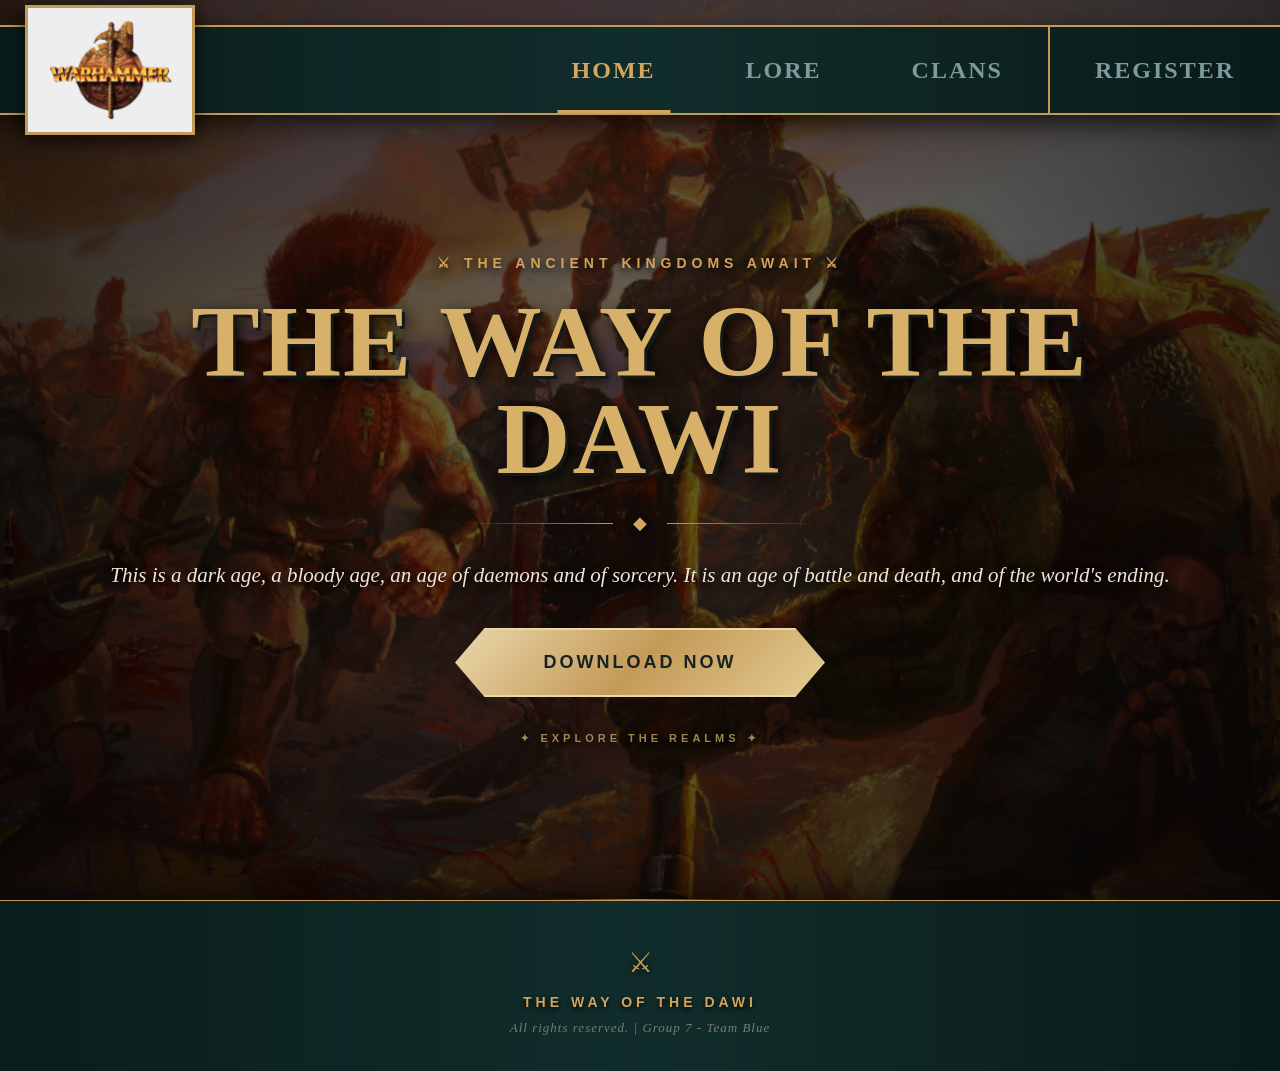
<file: index.html>
<!DOCTYPE html>
<html lang="en">

<head>
    <meta charset="UTF-8">
    <meta name="viewport" content="width=device-width, initial-scale=1.0">

    <title>The Way of the Dawi</title>

    <link rel="stylesheet" href="style.css">
</head>

<body>

    <header class="navbar">

        <div class="logo-container">
            <img src="img/logo.png" alt="Warhammer Logo">
        </div>

        <nav>
            <a href="index.html" class="active">HOME</a>
			<a href="Lore.html">LORE</a>
			<a href="clan.html">CLANS</a>
			<a href="register.html" class="register">REGISTER</a>
        </nav>

    </header>


    <main class="hero">

        <div class="hero-overlay"></div>

        <div class="hero-content">

            <p class="eyebrow">
                ⚔ THE ANCIENT KINGDOMS AWAIT ⚔
            </p>

            <h1>
                The Way of the Dawi
            </h1>

            <div class="divider">
                <span>◆</span>
            </div>

            <p class="subtitle">
                This is a dark age, a bloody age,
				an age of daemons and of sorcery. 
				It is an age of battle and death, and of the world's ending. 
            </p>

            <a href="register.html" class="download-button">
                DOWNLOAD NOW
            </a>

            <p class="scroll-text">
                ✦ EXPLORE THE REALMS ✦
            </p>

        </div>

    </main>
	
	<footer>

        <div class="footer-symbol">
            ⚔
        </div>

        <p>
            THE WAY OF THE DAWI
        </p>

        <span>
            All rights reserved. | Group 7 - Team Blue
        </span>

    </footer>

</body>

</html>
</file>
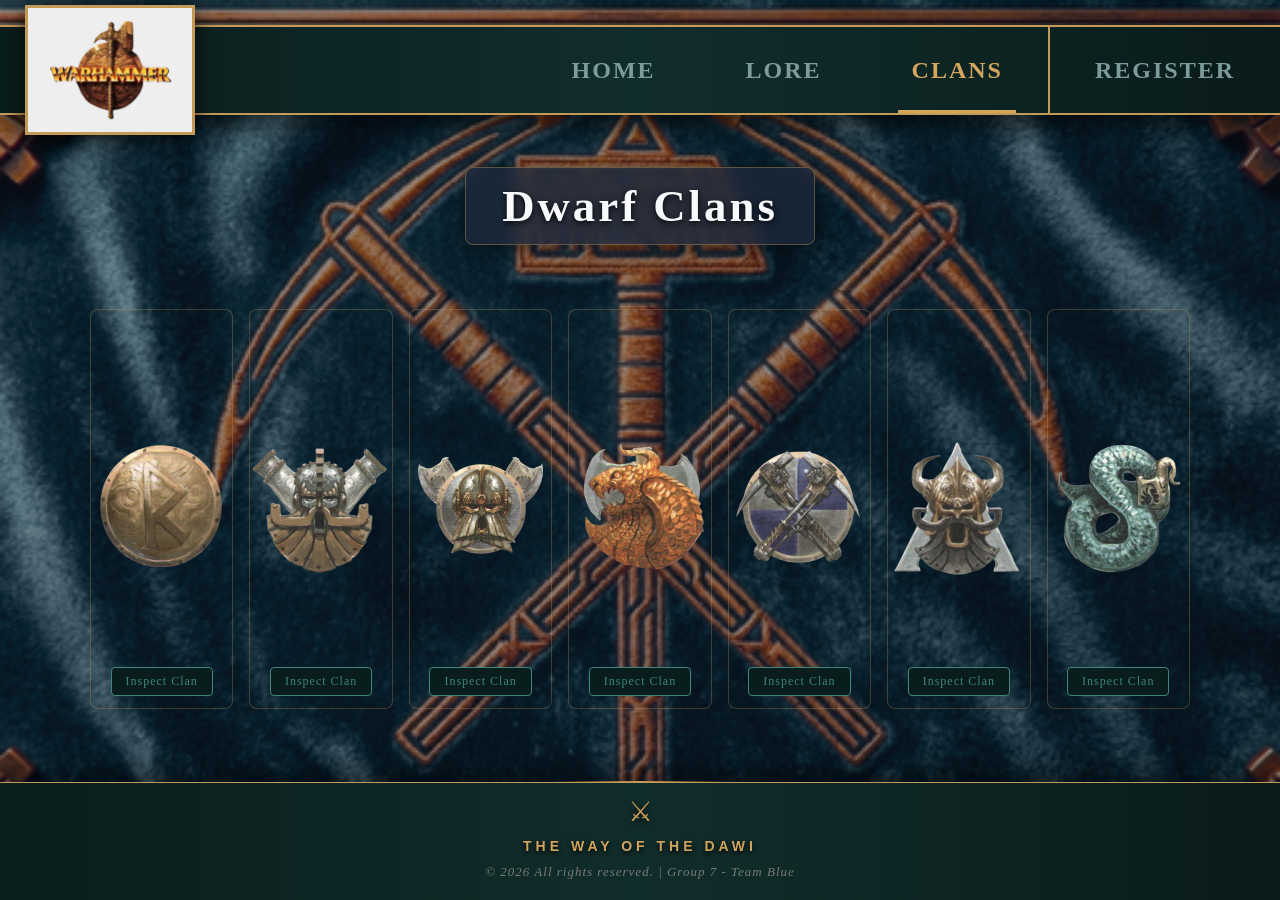
<file: clan.html>
<!DOCTYPE html>
<html lang="en">
<head>
    <meta charset="UTF-8">
    <meta name="viewport" content="width=device-width, initial-scale=1.0">
    <title>Dwarf Clans</title> 
    <link rel="stylesheet" href="clan.css">
</head>
<body>
    <div class="navbar">
        <div class="logo-container">
            <img src="img/logo.png" alt="Dwarf Clans Logo">
        </div>
        <nav>
            <a href="index.html">HOME</a>
            <a href="Lore.html">LORE</a>
            <a href="clan.html" class="active">CLANS</a>
            <a href="register.html" class="register">REGISTER</a>
        </nav>
    </div>

    <header>
        <h1>Dwarf Clans</h1>
    </header>

    <div class="container">
        <!-- Box 1 -->
        <div class="box box-1" style="--img: url('img/1.png');">
            <div class="clan-info-overlay">
                <h3>Clan Barruk</h3>
                <p>Lords of the mountain vaults and master runesmiths.</p>
            </div>
            <button class="reveal-btn" onclick="toggleClanInfo(this)">
                <span>Inspect Clan</span>
            </button>
        </div>

        <!-- Box 2 -->
        <div class="box box-2" style="--img: url('img/2.png');">
            <div class="clan-info-overlay">
                <h3>Clan Bronzebeards</h3>
                <p>Fierce shieldbreakers and defenders of the iron gates.</p>
            </div>
            <button class="reveal-btn" onclick="toggleClanInfo(this)">
                <span>Inspect Clan</span>
            </button>
        </div>

        <!-- Box 3 -->
        <div class="box box-3" style="--img: url('img/3.png');">
            <div class="clan-info-overlay">
                <h3>Clan Nogrimlings</h3>
                <p>Ancient keepers of the lost oaths and deep caverns.</p>
            </div>
            <button class="reveal-btn" onclick="toggleClanInfo(this)">
                <span>Inspect Clan</span>
            </button>
        </div>

        <!-- Box 4 -->
        <div class="box box-4" style="--img: url('img/4.png');">
            <div class="clan-info-overlay">
                <h3>Clan Drafebeard</h3>
                <p>Master engineers and inventors of heavy artillery.</p>
            </div>
            <button class="reveal-btn" onclick="toggleClanInfo(this)">
                <span>Inspect Clan</span>
            </button>
        </div>

        <!-- Box 5 -->
        <div class="box box-5" style="--img: url('img/5.png');">
            <div class="clan-info-overlay">
                <h3>Clan Stonebreakers</h3>
                <p>Relentless miners who shatter bedrock and foe alike.</p>
            </div>
            <button class="reveal-btn" onclick="toggleClanInfo(this)">
                <span>Inspect Clan</span>
            </button>
        </div>

        <!-- Box 6 -->
        <div class="box box-6" style="--img: url('img/6.png');">
            <div class="clan-info-overlay">
                <h3>Clan Gunnisson</h3>
                <p>Sharpshooters who guard the high mountain passes.</p>
            </div>
            <button class="reveal-btn" onclick="toggleClanInfo(this)">
                <span>Inspect Clan</span>
            </button>
        </div>

        <!-- Box 7 -->
        <div class="box box-7" style="--img: url('img/7.png');">
            <div class="clan-info-overlay">
                <h3>Clan Helhein</h3>
                <p>Guardians of the subterranean tombs and ancient halls.</p>
            </div>
            <button class="reveal-btn" onclick="toggleClanInfo(this)">
                <span>Inspect Clan</span>
            </button>
        </div>
    </div>

    <footer>

        <div class="footer-symbol">
            ⚔
        </div>

        <p>
            THE WAY OF THE DAWI
        </p>

        <span>
            &copy 2026 All rights reserved. | Group 7 - Team Blue
        </span>

    </footer>

    <script>
  // Toggle open/close on button click
  function toggleClanInfo(buttonElement) {
    const box = buttonElement.closest('.box');
    box.classList.toggle('active');
    
    updateButtonText(box, buttonElement);
  }

  // Helper to update button label
  function updateButtonText(box, button) {
    const buttonText = button.querySelector('span');
    if (box.classList.contains('active')) {
      buttonText.innerText = 'Close';
    } else {
      buttonText.innerText = 'Inspect Clan';
    }
  }

  // Auto-close when the cursor leaves the .box card
  document.querySelectorAll('.box').forEach(box => {
    box.addEventListener('mouseleave', () => {
      if (box.classList.contains('active')) {
        box.classList.remove('active');
        const button = box.querySelector('.reveal-btn');
        if (button) {
          updateButtonText(box, button);
        }
      }
    });
  });
</script>
</body>
</html>
</file>
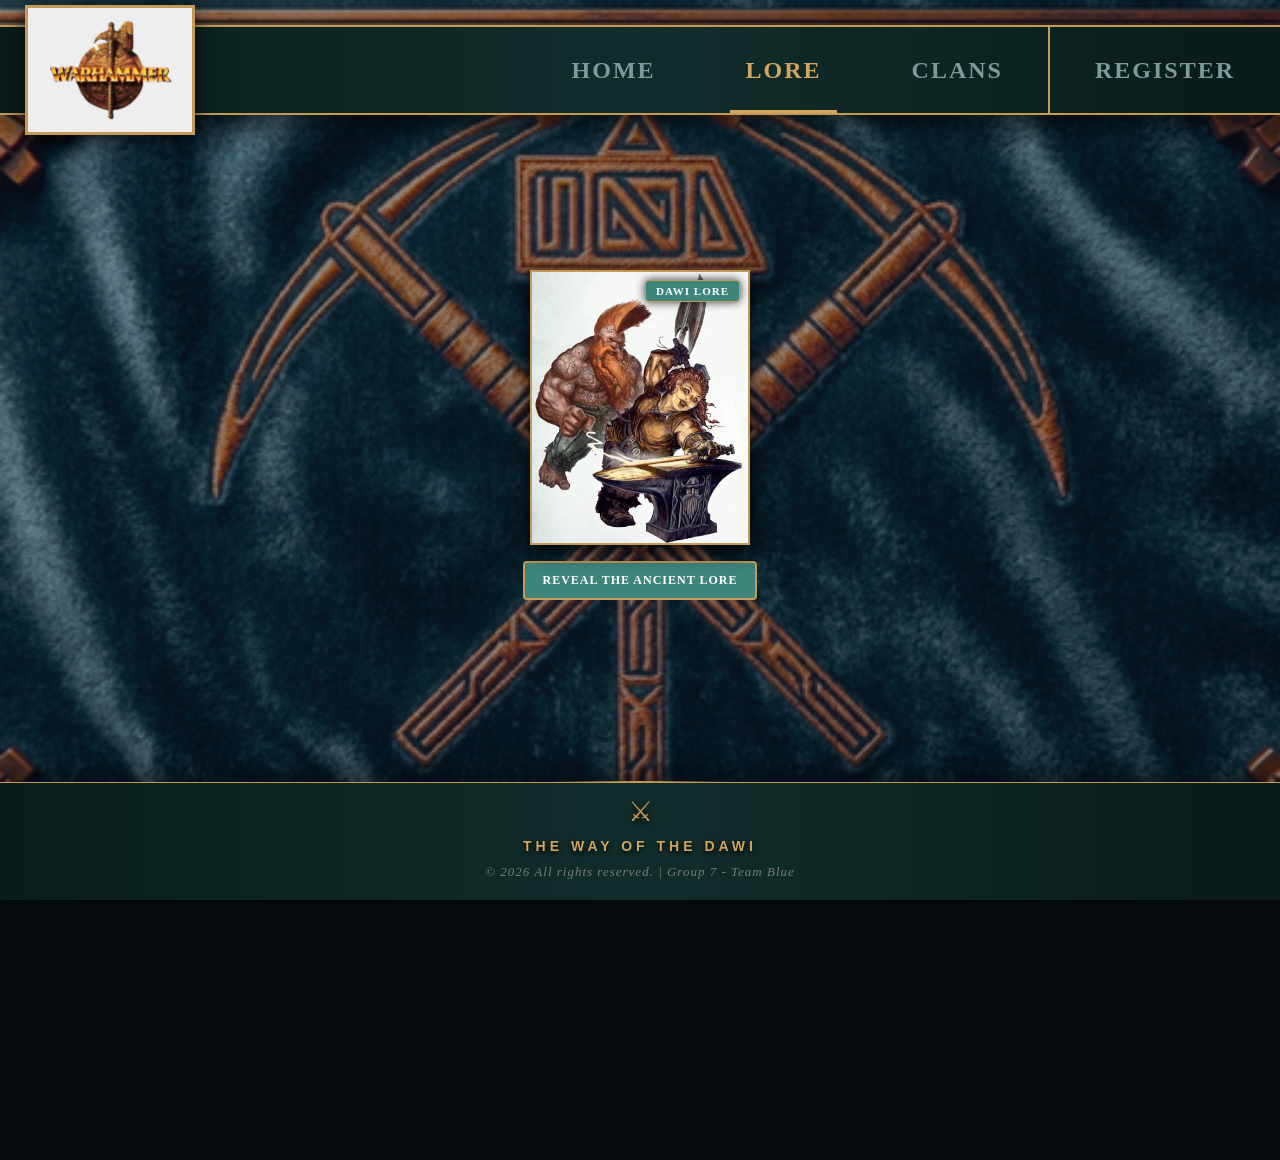
<file: Lore.html>
<!DOCTYPE html>
<html lang="en">
<head>
        <meta charset="UTF-8">
        <meta name="viewport" content="width=device-width, initial-scale=1.0">
        <title>The Way of the Dawi - Lore</title>
        <link rel="stylesheet" href="lore.css">
</head>
<body>
    
        <header class="navbar">
            <div class="logo-container">
                <img src="img/logo.png" alt="Warhammer Logo" class="logo">
            </div>
            <nav>
                    <a href="index.html">HOME</a>
                    <a href="Lore.html" class="active">LORE</a>
                    <a href="clan.html">CLANS</a>
                    <a href="register.html" class="register">REGISTER</a>
            </nav>
        </header>
        <main class="content-container">
            <input type="checkbox" id="lore-toggle" class="lore-toggle-check">
            <div class="image-box">
                <div class="badge-wrapper">
                    <div class="floating-badge">DAWI LORE</div>
                    <img src="img/dwarf.jpg" alt="Dwarf Slayer" class="dwarf-image">
                </div>
                <label for="lore-toggle" class="reveal-btn">REVEAL THE ANCIENT LORE</label> 
            </div>
            <div class="text-box" id="lore-content">
                <h2>THE ANCIENT DAWI</h2>
                <p>Known as Dwarfs, the <strong>Dawi</strong> are a proud, ancient race with a rich history and culture that built a vast empire withtin the domains of the World's Edge Mountains known as <em>Karaz Ankor</em></p>
                <p>Descended from the Ancestor Gods, the Dawi are master craftsmen, smiths, and miners. They pride themselves on their loyalty to their loyalty to their clan and those they are indebted to.</p>
            </div>
        </main>
        <footer>
        <div class="footer-symbol">
            ⚔
        </div>
        <p>THE WAY OF THE DAWI</p>
        <span>&copy; 2026 All rights reserved. | Group 7 - Team Blue</span>
    </footer>
</body>
</html>
</file>
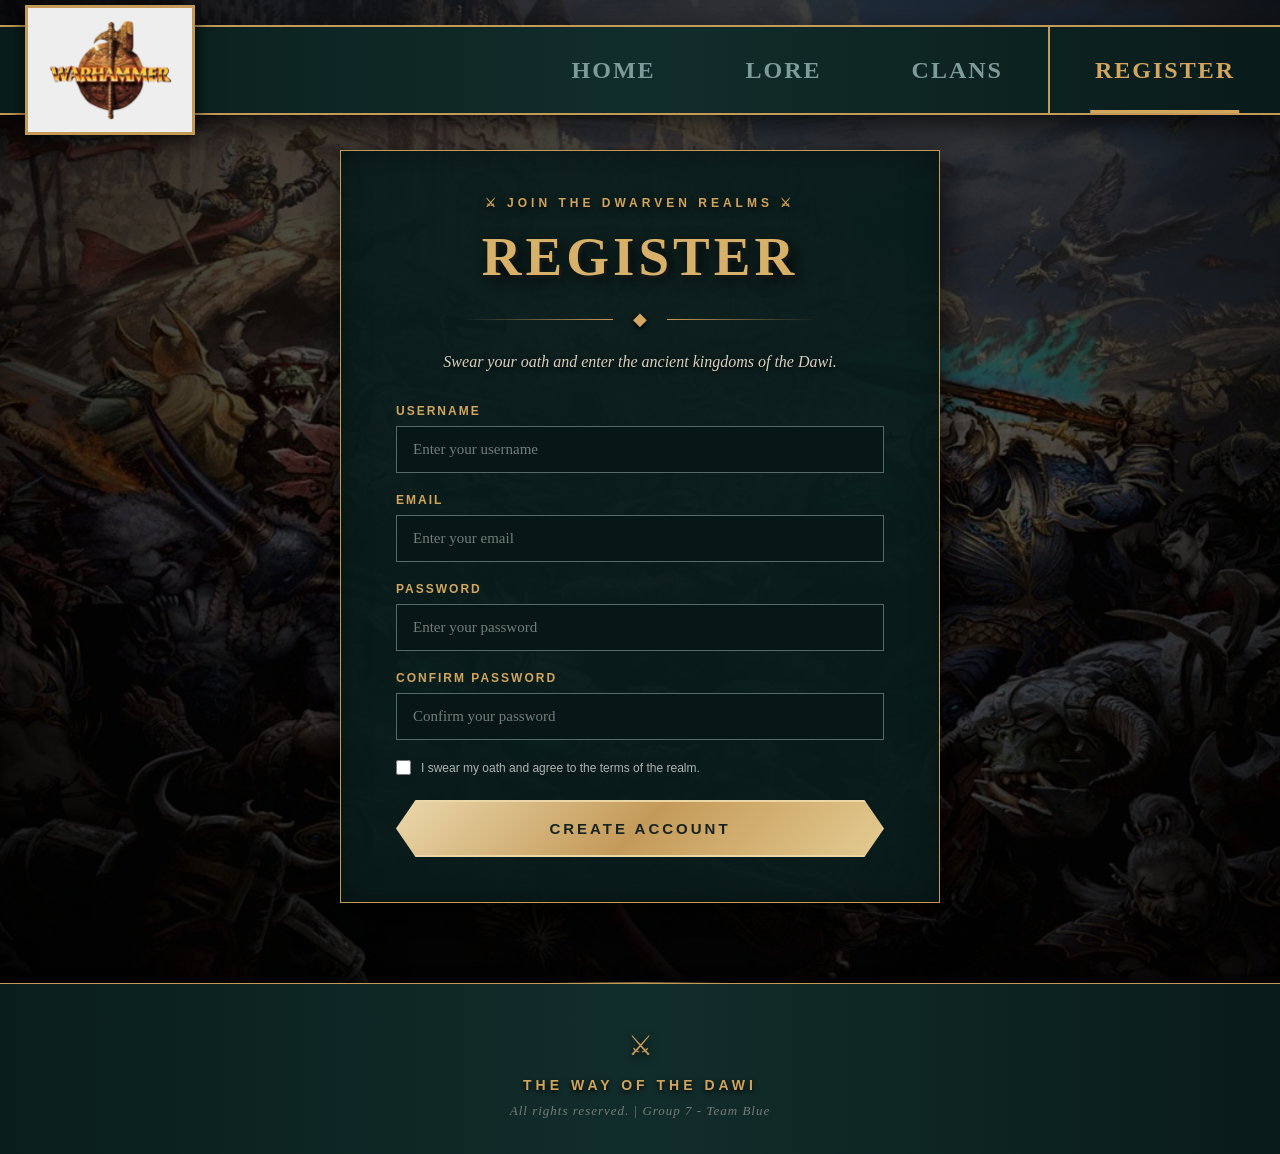
<file: register.html>
<!DOCTYPE html>
<html lang="en">

<head>
    <meta charset="UTF-8">
    <meta name="viewport" content="width=device-width, initial-scale=1.0">

    <title>Register - The Way of the Dawi</title>

    <link rel="stylesheet" href="style.css">
</head>

<body>

    <header class="navbar">

        <div class="logo-container">
            <img src="img/logo.png" alt="Warhammer Logo">
        </div>

        <nav>
			<a href="index.html">HOME</a>
			<a href="Lore.html">LORE</a>
			<a href="clan.html">CLANS</a>
			<a href="register.html" class="register active">REGISTER</a>
        </nav>

    </header>

    <main class="register-page">

        <div class="register-overlay"></div>

        <div class="register-content">

            <p class="register-eyebrow">
                ⚔ JOIN THE DWARVEN REALMS ⚔
            </p>

            <h1>
                REGISTER
            </h1>

            <div class="divider">
                <span>◆</span>
            </div>

            <p class="register-subtitle">
                Swear your oath and enter the ancient kingdoms of the Dawi.
            </p>


            <form class="register-form">

                <div class="form-group">
                    <label for="username">USERNAME</label>
                    <input
                        type="text"
                        id="username"
                        name="username"
                        placeholder="Enter your username"
                        required
                    >
                </div>


                <div class="form-group">
                    <label for="email">EMAIL</label>
                    <input
                        type="email"
                        id="email"
                        name="email"
                        placeholder="Enter your email"
                        required
                    >
                </div>


                <div class="form-group">
                    <label for="password">PASSWORD</label>
                    <input
                        type="password"
                        id="password"
                        name="password"
                        placeholder="Enter your password"
                        required
                    >
                </div>


                <div class="form-group">
                    <label for="confirm-password">CONFIRM PASSWORD</label>
                    <input
                        type="password"
                        id="confirm-password"
                        name="confirm-password"
                        placeholder="Confirm your password"
                        required
                    >
                </div>


                <label class="terms">
                    <input type="checkbox" required>
                    <span>I swear my oath and agree to the terms of the realm.</span>
                </label>


                <button type="submit" class="register-button">
                    CREATE ACCOUNT
                </button>

            </form>

        </div>

    </main>

    <footer>

        <div class="footer-symbol">
            ⚔
        </div>

        <p>
            THE WAY OF THE DAWI
        </p>

        <span>
            All rights reserved. | Group 7 - Team Blue
        </span>

    </footer>

</body>

</html>
</file>
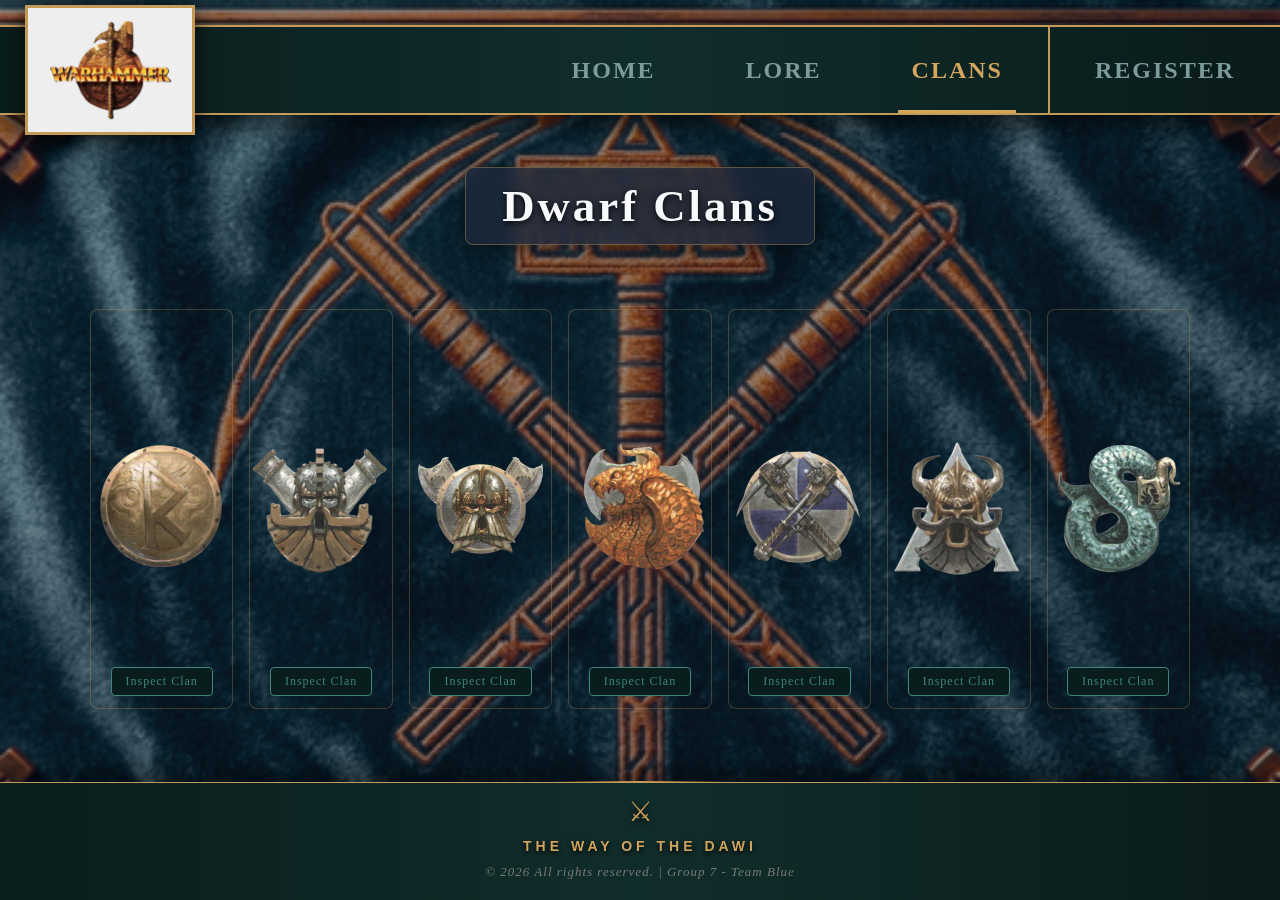
<file: TheWayofTheDavi/clan.html>
<!DOCTYPE html>
<html lang="en">
<head>
    <meta charset="UTF-8">
    <meta name="viewport" content="width=device-width, initial-scale=1.0">
    <title>Dwarf Clans</title> 
    <link rel="stylesheet" href="clan.css">
</head>
<body>
    <div class="navbar">
        <div class="logo-container">
            <img src="img/logo.png" alt="Dwarf Clans Logo">
        </div>
        <nav>
            <a href="index.html">HOME</a>
            <a href="Lore.html">LORE</a>
            <a href="clan.html" class="active">CLANS</a>
            <a href="register.html" class="register">REGISTER</a>
        </nav>
    </div>

    <div class="title-banner">
        <h1>Dwarf Clans</h1>
    </div>

    <div class="container">
        <!-- Box 1 -->
        <div class="box box-1" style="--img: url('img/1.png');">
            <div class="clan-info-overlay">
                <h3>Clan Barruk</h3>
                <p>Lords of the mountain vaults and master runesmiths.</p>
            </div>
            <button class="reveal-btn" onclick="toggleClanInfo(this)">
                <span>Inspect Clan</span>
            </button>
        </div>

        <!-- Box 2 -->
        <div class="box box-2" style="--img: url('img/2.png');">
            <div class="clan-info-overlay">
                <h3>Clan Bronzebeards</h3>
                <p>Fierce shieldbreakers and defenders of the iron gates.</p>
            </div>
            <button class="reveal-btn" onclick="toggleClanInfo(this)">
                <span>Inspect Clan</span>
            </button>
        </div>

        <!-- Box 3 -->
        <div class="box box-3" style="--img: url('img/3.png');">
            <div class="clan-info-overlay">
                <h3>Clan Nogrimlings</h3>
                <p>Ancient keepers of the lost oaths and deep caverns.</p>
            </div>
            <button class="reveal-btn" onclick="toggleClanInfo(this)">
                <span>Inspect Clan</span>
            </button>
        </div>

        <!-- Box 4 -->
        <div class="box box-4" style="--img: url('img/4.png');">
            <div class="clan-info-overlay">
                <h3>Clan Drafebeard</h3>
                <p>Master engineers and inventors of heavy artillery.</p>
            </div>
            <button class="reveal-btn" onclick="toggleClanInfo(this)">
                <span>Inspect Clan</span>
            </button>
        </div>

        <!-- Box 5 -->
        <div class="box box-5" style="--img: url('img/5.png');">
            <div class="clan-info-overlay">
                <h3>Clan Stonebreakers</h3>
                <p>Relentless miners who shatter bedrock and foe alike.</p>
            </div>
            <button class="reveal-btn" onclick="toggleClanInfo(this)">
                <span>Inspect Clan</span>
            </button>
        </div>

        <!-- Box 6 -->
        <div class="box box-6" style="--img: url('img/6.png');">
            <div class="clan-info-overlay">
                <h3>Clan Gunnisson</h3>
                <p>Sharpshooters who guard the high mountain passes.</p>
            </div>
            <button class="reveal-btn" onclick="toggleClanInfo(this)">
                <span>Inspect Clan</span>
            </button>
        </div>

        <!-- Box 7 -->
        <div class="box box-7" style="--img: url('img/7.png');">
            <div class="clan-info-overlay">
                <h3>Clan Helhein</h3>
                <p>Guardians of the subterranean tombs and ancient halls.</p>
            </div>
            <button class="reveal-btn" onclick="toggleClanInfo(this)">
                <span>Inspect Clan</span>
            </button>
        </div>
    </div>

    <footer>

        <div class="footer-symbol">
            ⚔
        </div>

        <p>
            THE WAY OF THE DAWI
        </p>

        <span>
            &copy 2026 All rights reserved. | Group 7 - Team Blue
        </span>

    </footer>

    <script>
  // Toggle open/close on button click
  function toggleClanInfo(buttonElement) {
    const box = buttonElement.closest('.box');
    box.classList.toggle('active');
    
    updateButtonText(box, buttonElement);
  }

  // Helper to update button label
  function updateButtonText(box, button) {
    const buttonText = button.querySelector('span');
    if (box.classList.contains('active')) {
      buttonText.innerText = 'Close';
    } else {
      buttonText.innerText = 'Inspect Clan';
    }
  }

  // Auto-close when the cursor leaves the .box card
  document.querySelectorAll('.box').forEach(box => {
    box.addEventListener('mouseleave', () => {
      if (box.classList.contains('active')) {
        box.classList.remove('active');
        const button = box.querySelector('.reveal-btn');
        if (button) {
          updateButtonText(box, button);
        }
      }
    });
  });
</script>
</body>
</html>
</file>
<file: style.css>
/* GENERAL */

* {
    margin: 0;
    padding: 0;
    box-sizing: border-box;
}

html {
    scroll-behavior: smooth;
}

body {
    background: #0b0d0d;
    color: #eee4ce;
    font-family: Georgia, "Times New Roman", serif;
}


/* NAVIGATION */

.navbar {
    position: absolute;
    top: 25px;
    left: 0;

    width: 100%;
    height: 90px;

    display: flex;
    align-items: center;

    background: linear-gradient(
        90deg,
        #091D1C,
        #112D2B,
        #091B1A
    );

    border-top: 2px solid #c49a58;
    border-bottom: 2px solid #c49a58;

    box-shadow: 0 8px 25px rgba(0, 0, 0, 0.7);
    z-index: 20;
}

.logo-container {
    width: 170px;
    height: 130px;
    margin-left: 25px;

    display: flex;
    align-items: center;
    justify-content: center;

    background: #eee;
    border: 3px solid #c49a58;

    box-shadow: 0 5px 20px rgba(0, 0, 0, 0.75);
}

.logo-container img {
    width: 100%;
    height: 100%;
    object-fit: contain;
}

nav {
    flex: 1;
    height: 100%;

    display: flex;
    justify-content: flex-end;
    align-items: center;
}

nav a {
    position: relative;
    height: 100%;
    padding: 0 45px;

    display: flex;
    align-items: center;

    color: #7e9b9b;
    text-decoration: none;

    font-family: Georgia, "Times New Roman", serif;
    font-size: 24px;
    font-weight: 800;
    letter-spacing: 2px;

    transition: 0.3s;
}

nav a::after {
    content: "";
    position: absolute;
    bottom: 0;
    left: 50%;

    width: 0;
    height: 3px;

    background: #d2a65e;
    transform: translateX(-50%);

    transition: width 0.3s;
}

nav a:hover {
    color: #d8b26e;
    background: rgba(0, 0, 0, 0.2);
}

nav a:hover::after,
nav a.active::after {
    width: 65%;
}

nav a.active {
    color: #d2a65e;
}

nav .register {
    border-left: 2px solid #c49a58;
}


/* HERO (main body) */

.hero {
    position: relative;
    min-height: 100vh;

    display: flex;
    align-items: center;
    justify-content: center;

    overflow: hidden;

	background-color: #3E6B85;
    background-image: url("img/Bg_image.png");
    background-size: cover;
    background-position: center;
    background-repeat: no-repeat;
}

.hero::before {
    content: "";
    position: absolute;
    inset: 0;
    background: rgba(0, 0, 0, 0.6);
}

.hero::after {
    content: "";
    position: absolute;
    inset: 0;

    background: radial-gradient(
        circle at center,
        transparent 30%,
        rgba(0, 0, 0, 0.55)
    );

    z-index: 2;
}

.hero-content {
    position: relative;
    z-index: 5;

    width: 90%;
    margin-top: 100px;
    text-align: center;
}

.eyebrow {
    margin-bottom: 22px;

    color: #d1a35c;
    font-family: Arial, sans-serif;
    font-size: 14px;
    font-weight: bold;
    letter-spacing: 5px;

    text-shadow: 0 3px 8px #000;
}

.hero h1 {
    margin-bottom: 25px;

    color: #d7b06a;
    font-size: clamp(55px, 8vw, 105px);
    font-weight: 900;
    line-height: 0.95;
    letter-spacing: 2px;
    text-transform: uppercase;

    text-shadow:
        3px 3px 0 #141817,
        5px 5px 15px #000;
}

.divider {
    display: flex;
    align-items: center;
    justify-content: center;
    gap: 20px;
    margin: 25px auto;
}

.divider::before,
.divider::after {
    content: "";
    width: 150px;
    height: 1px;
}

.divider::before {
    background: linear-gradient(90deg, transparent, #c49a58);
}

.divider::after {
    background: linear-gradient(90deg, #c49a58, transparent);
}

.divider span {
    color: #d3a75f;
    font-size: 18px;
    text-shadow: 0 2px 5px #000;
}

.subtitle {
    margin-bottom: 35px;

    color: #eee7d7;
    font-size: 21px;
    line-height: 1.6;
    font-style: italic;

    text-shadow: 0 3px 8px #000;
}

.download-button {
    display: inline-flex;
    align-items: center;
    justify-content: center;

    min-width: 370px;
    padding: 22px 60px;

    color: #172321;
    text-decoration: none;

    font-family: Arial, sans-serif;
    font-size: 18px;
    font-weight: 900;
    letter-spacing: 3px;

    background: linear-gradient(
        135deg,
        #ead7aa,
        #c49a59,
        #e4cb91
    );

    border: 2px solid #ead6a7;

    clip-path: polygon(
        8% 0,
        92% 0,
        100% 50%,
        92% 100%,
        8% 100%,
        0 50%
    );

    box-shadow: 0 10px 30px rgba(0, 0, 0, 0.8);
    transition: 0.3s;
}

.download-button:hover {
    transform: translateY(-5px) scale(1.03);
    filter: brightness(1.15);
    box-shadow: 0 15px 35px rgba(0, 0, 0, 0.9);
}

.scroll-text {
    margin-top: 35px;

    color: #b99a62;
    font-family: Arial, sans-serif;
    font-size: 11px;
    font-weight: bold;
    letter-spacing: 4px;

    opacity: 0.85;
    text-shadow: 0 2px 5px #000;
}

/* REGISTER PAGE */

.register-page {
    position: relative;
    min-height: 100vh;

    display: flex;
    align-items: center;
    justify-content: center;

    padding: 150px 20px 80px;

    overflow: hidden;

	background-color: #3E6B85;
    background-image: url("img/Bg_Register.jpg");
    background-size: cover;
    background-position: center;
    background-repeat: no-repeat;
}

.register-overlay {
    position: absolute;
    inset: 0;

    background: rgba(0, 0, 0, 0.6);
}

.register-page::after {
    content: "";
    position: absolute;
    inset: 0;

    background: radial-gradient(
        circle at center,
        transparent 20%,
        rgba(0, 0, 0, 0.65)
    );

    z-index: 2;
}

.register-content {
    position: relative;
    z-index: 5;

    width: 100%;
    max-width: 600px;

    padding: 45px 55px;

    text-align: center;

    background: rgba(9, 29, 28, 0.94);

    border: 1px solid #c49a58;

    box-shadow:
        0 15px 45px rgba(0, 0, 0, 0.85),
        inset 0 0 30px rgba(0, 0, 0, 0.35);
}

.register-eyebrow {
    margin-bottom: 15px;

    color: #d1a35c;

    font-family: Arial, sans-serif;
    font-size: 12px;
    font-weight: bold;

    letter-spacing: 4px;

    text-shadow: 0 3px 8px #000;
}

.register-content h1 {
    margin-bottom: 10px;

    color: #d7b06a;

    font-size: 55px;
    font-weight: 900;

    letter-spacing: 4px;

    text-shadow:
        3px 3px 0 #141817,
        5px 5px 15px #000;
}

.register-content .divider {
    margin: 20px auto;
}

.register-subtitle {
    margin-bottom: 30px;

    color: #d8d0bf;

    font-size: 16px;
    line-height: 1.5;

    font-style: italic;

    text-shadow: 0 2px 5px #000;
}


/* FORMS */

.register-form {
    width: 100%;

    text-align: left;
}

.form-group {
    margin-bottom: 20px;
}

.form-group label {
    display: block;

    margin-bottom: 8px;

    color: #d2a65e;

    font-family: Arial, sans-serif;
    font-size: 12px;
    font-weight: bold;

    letter-spacing: 2px;
}

.form-group input {
    width: 100%;

    padding: 14px 16px;

    color: #eee4ce;

    background: #071716;

    border: 1px solid #566b68;

    outline: none;

    font-family: Georgia, "Times New Roman", serif;
    font-size: 15px;

    transition: 0.3s;
}

.form-group input::placeholder {
    color: #737d7a;
}

.form-group input:focus {
    border-color: #c49a58;

    box-shadow:
        0 0 10px rgba(196, 154, 88, 0.25);
}


/* T&C */

.terms {
    display: flex;
    align-items: center;
    gap: 10px;

    margin: 10px 0 25px;

    color: #aeb5b1;

    font-family: Arial, sans-serif;
    font-size: 12px;
}

.terms input {
    width: 15px;
    height: 15px;

    accent-color: #c49a58;
}


/* REGISTER BUTTON */

.register-button {
    width: 100%;

    padding: 18px;

    color: #172321;

    background: linear-gradient(
        135deg,
        #ead7aa,
        #c49a59,
        #e4cb91
    );

    border: 2px solid #ead6a7;

    font-family: Arial, sans-serif;
    font-size: 15px;
    font-weight: 900;

    letter-spacing: 3px;

    cursor: pointer;

    clip-path: polygon(
        4% 0,
        96% 0,
        100% 50%,
        96% 100%,
        4% 100%,
        0 50%
    );

    box-shadow: 0 8px 25px rgba(0, 0, 0, 0.7);

    transition: 0.3s;
}

.register-button:hover {
    transform: translateY(-3px);

    filter: brightness(1.15);

    box-shadow: 0 12px 30px rgba(0, 0, 0, 0.9);
}

/* FOOTER */

footer {
    position: relative;
    padding: 45px 20px 35px;

    text-align: center;

    background: linear-gradient(
        90deg,
        #091D1C,
        #112D2B,
        #091B1A
    );

    border-top: 1px solid #c49a58;
    box-shadow: 0 -8px 25px rgba(0, 0, 0, 0.5);
}

footer::before {
    content: "";
    position: absolute;
    top: -2px;
    left: 50%;

    width: 180px;
    height: 2px;

    transform: translateX(-50%);

    background: linear-gradient(
        90deg,
        transparent,
        #c49a58,
        transparent
    );
}

.footer-symbol {
    margin-bottom: 15px;

    color: #c49a58;
    font-size: 28px;

    text-shadow: 0 2px 8px #000;
    transition: 0.3s;
}

footer:hover .footer-symbol {
    color: #e0bb76;
    transform: scale(1.1);
}

footer p {
    margin-bottom: 10px;

    color: #d0a45d;
    font-family: Arial, sans-serif;
    font-size: 14px;
    font-weight: bold;
    letter-spacing: 4px;

    text-shadow: 0 2px 5px #000;
}

footer span {
    display: block;

    color: #777c77;
    font-size: 13px;
    font-style: italic;
    letter-spacing: 1px;
}


/* RESPONSIVE (for adjustments of layout to fit different screen sizes */

@media (max-width: 1000px) {

    .navbar {
        width: 96%;
    }

    .logo-container {
        width: 140px;
        height: 105px;
        margin-left: 10px;
    }

    nav a {
        padding: 0 22px;
        font-size: 18px;
    }

    .hero h1 {
        font-size: 65px;
    }
}


@media (max-width: 700px) {

    .navbar {
        height: auto;
        padding: 10px;
        flex-direction: column;
    }

    .logo-container {
        width: 120px;
        height: 85px;
        margin: 0;
    }

    nav {
        width: 100%;
        justify-content: center;
        flex-wrap: wrap;
    }

    nav a {
        height: 55px;
        padding: 0 14px;
        font-size: 14px;
    }

    nav .register {
        border-left: none;
    }

    .hero-content {
        margin-top: 130px;
    }

    .hero h1 {
        font-size: 50px;
    }

    .eyebrow {
        font-size: 11px;
        letter-spacing: 3px;
    }

    .subtitle {
        font-size: 17px;
    }

    .download-button {
        min-width: 290px;
        padding: 19px 40px;
        font-size: 14px;
    }

    .divider::before,
    .divider::after {
        width: 80px;
    }

    .register-page {
        padding: 140px 15px 60px;
    }

    .register-content {
        padding: 35px 25px;
    }

    .register-content h1 {
        font-size: 42px;
    }

    .register-eyebrow {
        font-size: 10px;
        letter-spacing: 2px;
    }

    .register-subtitle {
        font-size: 14px;
    }
}

@media (max-width: 450px) {

    .hero h1 {
        font-size: 40px;
    }

    .eyebrow {
        font-size: 9px;
        letter-spacing: 2px;
    }

    .subtitle {
        font-size: 15px;
    }

    .download-button {
        min-width: 250px;
        font-size: 12px;
        letter-spacing: 2px;
    }

    .divider::before,
    .divider::after {
        width: 45px;
    }

    .register-content {
        padding: 30px 20px;
    }

    .register-content h1 {
        font-size: 34px;
        letter-spacing: 2px;
    }

    .register-subtitle {
        font-size: 13px;
    }

    .form-group input {
        padding: 12px;
        font-size: 14px;
    }

    .register-button {
        font-size: 12px;
        letter-spacing: 2px;
    }
}


@media (max-width: 600px) {

    footer {
        padding: 35px 15px 30px;
    }

    .footer-symbol {
        font-size: 24px;
    }

    footer p {
        font-size: 12px;
        letter-spacing: 3px;
    }

    footer span {
        font-size: 12px;
    }
}
</file>
<file: clan.css>
:root {
    --bg-color: #3E6B85;
    --primary-color: #3E857C;
    --accent-color: #3E4785;  
}

* {
    margin: 0;
    padding: 0;
    box-sizing: border-box;
    font-family: Georgia, "Times New Roman", serif;
}

body {
    display: flex;
    flex-direction: column;
    justify-content: center;
    align-items: center;
    min-height: 100vh;
    background-image: linear-gradient(rgba(15, 23, 42, 0.45), rgba(15, 23, 42, 0.45)), url('img/background.png');
    background-size: cover;
    background-position: center;
    background-repeat: no-repeat;
    background-attachment: fixed;
    padding-top: 100px;
}

header {
    background: rgba(30, 41, 59, 0.75);
    backdrop-filter: blur(8px);
    border: 1px solid rgba(196, 154, 88, 0.4);
    border-radius: 8px;
    padding: 12px 36px;
    margin-top: -125px;
    margin-bottom: 4rem;
    box-shadow: 0 4px 20px rgba(0, 0, 0, 0.5);
}

h1 {
    color: #F8FAFC;
    font-size: 2.8rem;
    letter-spacing: 3px;
    text-shadow: 0 2px 6px rgba(0, 0, 0, 0.9);
    text-align: center;
}

.navbar {
    position: absolute;
    top: 25px;
    left: 0;

    width: 100%;
    height: 90px;

    display: flex;
    align-items: center;

    background: linear-gradient(
        90deg,
        #091D1C,
        #112D2B,
        #091B1A
    );

    border-top: 2px solid #c49a58;
    border-bottom: 2px solid #c49a58;

    box-shadow: 0 8px 25px rgba(0, 0, 0, 0.7);
    z-index: 20;
}

.logo-container {
    width: 170px;
    height: 130px;
    margin-left: 25px;

    display: flex;
    align-items: center;
    justify-content: center;

    background: #eee;
    border: 3px solid #c49a58;

    box-shadow: 0 5px 20px rgba(0, 0, 0, 0.75);
}

.logo-container img {
    width: 100%;
    height: 100%;
    object-fit: contain;
}

nav {
    flex: 1;
    height: 100%;

    display: flex;
    justify-content: flex-end;
    align-items: center;
}

nav a {
    position: relative;
    height: 100%;
    padding: 0 45px;

    display: flex;
    align-items: center;

    color: #7e9b9b;
    text-decoration: none;

    font-family: Georgia, "Times New Roman", serif;
    font-size: 24px;
    font-weight: 800;
    letter-spacing: 2px;

    transition: 0.3s;
}

nav a::after {
    content: "";
    position: absolute;
    bottom: 0;
    left: 50%;

    width: 0;
    height: 3px;

    background: #d2a65e;
    transform: translateX(-50%);

    transition: width 0.3s;
}

nav a:hover {
    color: #d8b26e;
    background: rgba(0, 0, 0, 0.2);
}

nav a:hover::after,
nav a.active::after {
    width: 65%;
}

nav a.active {
    color: #d2a65e;
}

nav .register {
    border-left: 2px solid #c49a58;
}

.container {
    position: relative;
    display: grid;
    grid-template-columns: repeat(7, 1fr);
    gap: 1em;
    width: 1100px;
    height: 400px;
    transition: all 1000ms;
}

.container:hover .box {
    filter: grayscale(100%) opacity(24%);
}

.box {
    position: relative;
    overflow: hidden; /* Ensures overlaid text stays inside the picture frame */
    border: 1px solid rgba(196, 154, 88, 0.3);
    border-radius: 8px;
    animation: floatBadge 4s ease-in-out infinite alternate;
    background-image: var(--img);
    background-position: center;
    background-size: contain;
    background-repeat: no-repeat;
    transition: all 1000ms;
    display: flex;
    justify-content: center;
    align-items: center;
}

.container .box:hover {
    filter: grayscale(0%) opacity(100%);
}

.container:has(.box-1:hover) { grid-template-columns: 2fr 1fr 1fr 1fr 1fr 1fr 1fr; }
.container:has(.box-2:hover) { grid-template-columns: 1fr 2fr 1fr 1fr 1fr 1fr 1fr; }
.container:has(.box-3:hover) { grid-template-columns: 1fr 1fr 2fr 1fr 1fr 1fr 1fr; }
.container:has(.box-4:hover) { grid-template-columns: 1fr 1fr 1fr 2fr 1fr 1fr 1fr; }
.container:has(.box-5:hover) { grid-template-columns: 1fr 1fr 1fr 1fr 2fr 1fr 1fr; }
.container:has(.box-6:hover) { grid-template-columns: 1fr 1fr 1fr 1fr 1fr 2fr 1fr; }
.container:has(.box-7:hover) { grid-template-columns: 1fr 1fr 1fr 1fr 1fr 1fr 2fr; }

.box:nth-child(even) {
  animation-delay: 2s; /* Staggers the floating motion */
}

@keyframes floatBadge {
    0% { transform: translateY(-6px); }
    100% { transform: translateY(6px); }
}

.clan-info-overlay {
    position: absolute;
    inset: 0;
    background: rgba(9, 29, 28, 0.92);
    backdrop-filter: blur(4px);
    display: flex;
    flex-direction: column;
    justify-content: center;
    align-items: center;
    padding: 15px;
    text-align: center;
    opacity: 0;
    visibility: hidden;
    transform: scale(0.9);
    transition: all 0.3s ease;
    pointer-events: none;
}

/* High Visibility Text Styling */
.reveal-btn:hover ~ .clan-info-overlay,
.clan-info-overlay:hover {
    opacity: 1;
    visibility: visible;
    transform: scale(1);
}

.clan-info-overlay h3 {
    color: #d8b26e;
    font-size: 1.25rem;
    font-weight: bold;
    margin-bottom: 8px;
    text-shadow: 0 2px 6px rgba(0, 0, 0, 0.9);
}

.clan-info-overlay p {
    color: #f8fafc;
    font-size: 0.85rem;
    line-height: 1.3;
}

/* Revealed State triggered by JS class toggle */
.box.active .clan-info-overlay {
    opacity: 1;
    visibility: visible;
    transform: scale(1);
}

/* 3. Button with Glowing Hover Effect */
.reveal-btn {
    position: absolute;
    bottom: 12px;
    z-index: 3;
    padding: 6px 14px;
    background: #091d1c;
    color: var(--primary-color);
    border: 1px solid var(--primary-color);
    border-radius: 4px;
    font-family: inherit;
    font-size: 0.75rem;
    letter-spacing: 1px;
    cursor: pointer;
    transition: all 0.3s ease;
}

/* Glowing Hover Effect */
.reveal-btn:hover {
    color: #ffffff;
    background: var(--primary-color);
    border-color: #d2a65e;
    box-shadow: 
    0 0 10px var(--primary-color),
    0 0 20px var(--primary-color);
    transform: translateY(-2px);
}

footer {
    position: fixed;
    bottom: 0;
    left: 0;
    width: 100%;
    padding: 2px 20px 20px;
    text-align: center;
    background: linear-gradient(
        90deg,
        #091D1C,
        #112D2B,
        #091B1A
    );
    border-top: 1px solid #c49a58;
    box-shadow: 0 -8px 25px rgba(0, 0, 0, 0.5);
}

footer::before {
    content: "";
    position: absolute;
    top: -2px;
    left: 50%;

    width: 180px;
    height: 2px;

    transform: translateX(-50%);

    background: linear-gradient(
        90deg,
        transparent,
        #c49a58,
        transparent
    );
}

.footer-symbol {
    margin-top: 10px;
    margin-bottom: 10px;
    color: #c49a58;
    font-size: 28px;
    text-shadow: 0 2px 8px #000;
    transition: 0.3s;
}

footer:hover .footer-symbol {
    color: #e0bb76;
    transform: scale(1.1);
}

footer p {
    margin-bottom: 10px;
    color: #d0a45d;
    font-family: Arial, sans-serif;
    font-size: 14px;
    font-weight: bold;
    letter-spacing: 4px;
    text-shadow: 0 2px 5px #000;
}

footer span {
    display: block;
    color: #777c77;
    font-size: 13px;
    font-style: italic;
    letter-spacing: 1px;
}
</file>
<file: lore.css>
:root {
    --bg-color: #3E6B85;
    --primary-color: #3E857C;
    --accent-color: #3E4785;  

    --gold-accent: #c49a58;
    --gold-hover: #d8b26e;
}

* {
    box-sizing: border-box;
    margin: 0;
    padding: 0;
}

body {
    background-color: #050a0d;
    font-family: Georgia, "Times New Roman", serif;
    color: #ffffff;
    min-height: 100vh;
    background-image: linear-gradient(rgba(15, 23, 42, 0.45), rgba(15, 23, 42, 0.45)), url('img/background.png');
    background-size: cover;
    background-position: center;
    background-repeat: no-repeat;
    background-attachment: fixed;
    overflow: hidden;
}

.navbar {
    position: absolute;
    top: 25px;
    left: 0;

    width: 100%;
    height: 90px;

    display: flex;
    align-items: center;

    background: linear-gradient(
        90deg,
        #091D1C,
        #112D2B,
        #091B1A
    );

    border-top: 2px solid #c49a58;
    border-bottom: 2px solid #c49a58;

    box-shadow: 0 8px 25px rgba(0, 0, 0, 0.7);
    z-index: 20;
}

.logo-container {
    width: 170px;
    height: 130px;
    margin-left: 25px;

    display: flex;
    align-items: center;
    justify-content: center;

    background: #eee;
    border: 3px solid #c49a58;

    box-shadow: 0 5px 20px rgba(0, 0, 0, 0.75);
}

.logo-container img {
    width: 100%;
    height: 100%;
    object-fit: contain;
}

nav {
    flex: 1;
    height: 100%;

    display: flex;
    justify-content: flex-end;
    align-items: center;
}

nav a {
    position: relative;
    height: 100%;
    padding: 0 45px;

    display: flex;
    align-items: center;

    color: #7e9b9b;
    text-decoration: none;

    font-family: Georgia, "Times New Roman", serif;
    font-size: 24px;
    font-weight: 800;
    letter-spacing: 2px;

    transition: 0.3s;
}

nav a::after {
    content: "";
    position: absolute;
    bottom: 0;
    left: 50%;

    width: 0;
    height: 3px;

    background: #d2a65e;
    transform: translateX(-50%);

    transition: width 0.3s;
}

nav a:hover {
    color: #d8b26e;
    background: rgba(0, 0, 0, 0.2);
}

nav a:hover::after,
nav a.active::after {
    width: 65%;
}

nav a.active {
    color: #d2a65e;
}

nav .register {
    border-left: 2px solid #c49a58;
}

.lore-toggle-check {
    display: none; 
}

.content-container {
    width: 100%;
    max-width: 950px;
    margin: 260px auto 40px auto;
    display: flex;
    justify-content: center;
    align-items: center;
    min-height: 350px; 
    position: relative;
}

.image-box {
    display: flex;
    flex-direction: column;
    align-items: center;
    transform: translateX(calc(520px/2));
    transition: transform 0.5s ease-in-out;
    z-index: 2;
}

.badge-wrapper {
    position: relative;
    width: 220px; 
}

.floating-badge {
    position: absolute;
    top: 10px;
    right: 10px;
    background-color: var(--primary-color);
    color: #ffffff;
    padding: 4px 10px;
    font-weight: bold;
    font-size: 11px;
    letter-spacing: 1px;
    border: 1px solid var(--gold-accent);
    box-shadow: 0 0 10px rgba(0, 0, 0, 0.8);
    border-radius: 4px;
    z-index: 5;
}

.badge-wrapper img {
    width: 100%;
    height: auto;
    border: 2px solid var(--gold-accent);
    box-shadow: 0 6px 18px rgba(0, 0, 0, 0.9);
    background-color: #ffffff;
}

.reveal-btn {
    display: inline-block;
    margin-top: 12px;
    padding: 10px 18px;
    background-color: var(--primary-color);
    color: #ffffff;
    font-size: 12px;
    font-weight: bold;
    letter-spacing: 1px;
    text-decoration: none;
    border: 2px solid var(--gold-accent);
    border-radius: 4px;
    transition: all 0.3s ease-in-out;
    cursor: pointer;
    user-select: none;
}

.reveal-btn:hover {
    background-color: var(--gold-accent);
    color: #000000;
    box-shadow: 0 0 15px var(--gold-hover), 0 0 25px var(--primary-color);
}

.text-box {
    width: 480px;
    background: rgba(9, 29, 28, 0.95);
    border: 2px solid var(--gold-accent);
    padding: 20px;
    box-shadow: 0 8px 25px rgba(0, 0, 0, 0.8);
    opacity: 0;
    visibility: hidden;
    transform: translateX(-20px);
    transition: opacity 0.4s ease 0.2s, transform 0.4s ease 0.2s, visibility 0.4s ease;
    margin-left: 40px;
}

.text-box h2 {
    font-size: 22px;
    letter-spacing: 1.5px;
    margin-bottom: 12px;
    color: var(--gold-accent);
    border-bottom: 2px solid var(--primary-color);
    padding-bottom: 6px;
}

.text-box p {
    font-size: 14px;
    line-height: 1.5;
    color: #d1e2e2;
    margin-bottom: 10px;
}

.lore-toggle-check:checked ~ .image-box {
    transform: translateX(0); 
}

.lore-toggle-check:checked ~ .text-box {
    opacity: 1;
    visibility: visible;
    transform: translateX(0);
}

footer {
    position: fixed;
    bottom: 0;
    left: 0;
    width: 100%;
    padding: 2px 20px 20px;
    text-align: center;
    background: linear-gradient(
        90deg,
        #091D1C,
        #112D2B,
        #091B1A
    );
    border-top: 1px solid #c49a58;
    box-shadow: 0 -8px 25px rgba(0, 0, 0, 0.5);
}

footer::before {
    content: "";
    position: absolute;
    top: -2px;
    left: 50%;

    width: 180px;
    height: 2px;

    transform: translateX(-50%);

    background: linear-gradient(
        90deg,
        transparent,
        #c49a58,
        transparent
    );
}

.footer-symbol {
    margin-top: 10px;
    margin-bottom: 10px;
    color: #c49a58;
    font-size: 28px;
    text-shadow: 0 2px 8px #000;
    transition: 0.3s;
}

footer:hover .footer-symbol {
    color: #e0bb76;
    transform: scale(1.1);
}

footer p {
    margin-bottom: 10px;
    color: #d0a45d;
    font-family: Arial, sans-serif;
    font-size: 14px;
    font-weight: bold;
    letter-spacing: 4px;
    text-shadow: 0 2px 5px #000;
}

footer span {
    display: block;
    color: #777c77;
    font-size: 13px;
    font-style: italic;
    letter-spacing: 1px;
}
</file>
<file: TheWayofTheDavi/clan.css>
:root {
    --bg-color: #3E6B85;
    --primary-color: #3E857C;
    --accent-color: #3E4785;  
}

* {
    margin: 0;
    padding: 0;
    box-sizing: border-box;
    font-family: Georgia, "Times New Roman", serif;
}

body {
    display: flex;
    flex-direction: column;
    justify-content: center;
    align-items: center;
    min-height: 100vh;
    background-image: linear-gradient(rgba(15, 23, 42, 0.45), rgba(15, 23, 42, 0.45)), url('img/background.png');
    background-size: cover;
    background-position: center;
    background-repeat: no-repeat;
    background-attachment: fixed;
    padding-top: 100px;
}

.title-banner {
    background: rgba(30, 41, 59, 0.75);
    backdrop-filter: blur(8px);
    border: 1px solid rgba(196, 154, 88, 0.4);
    border-radius: 8px;
    padding: 12px 36px;
    margin-top: -125px;
    margin-bottom: 4rem;
    box-shadow: 0 4px 20px rgba(0, 0, 0, 0.5);
}

h1 {
    color: #F8FAFC;
    font-size: 2.8rem;
    letter-spacing: 3px;
    text-shadow: 0 2px 6px rgba(0, 0, 0, 0.9);
    text-align: center;
}

.navbar {
    position: absolute;
    top: 25px;
    left: 0;

    width: 100%;
    height: 90px;

    display: flex;
    align-items: center;

    background: linear-gradient(
        90deg,
        #091D1C,
        #112D2B,
        #091B1A
    );

    border-top: 2px solid #c49a58;
    border-bottom: 2px solid #c49a58;

    box-shadow: 0 8px 25px rgba(0, 0, 0, 0.7);
    z-index: 20;
}

.logo-container {
    width: 170px;
    height: 130px;
    margin-left: 25px;

    display: flex;
    align-items: center;
    justify-content: center;

    background: #eee;
    border: 3px solid #c49a58;

    box-shadow: 0 5px 20px rgba(0, 0, 0, 0.75);
}

.logo-container img {
    width: 100%;
    height: 100%;
    object-fit: contain;
}

nav {
    flex: 1;
    height: 100%;

    display: flex;
    justify-content: flex-end;
    align-items: center;
}

nav a {
    position: relative;
    height: 100%;
    padding: 0 45px;

    display: flex;
    align-items: center;

    color: #7e9b9b;
    text-decoration: none;

    font-family: Georgia, "Times New Roman", serif;
    font-size: 24px;
    font-weight: 800;
    letter-spacing: 2px;

    transition: 0.3s;
}

nav a::after {
    content: "";
    position: absolute;
    bottom: 0;
    left: 50%;

    width: 0;
    height: 3px;

    background: #d2a65e;
    transform: translateX(-50%);

    transition: width 0.3s;
}

nav a:hover {
    color: #d8b26e;
    background: rgba(0, 0, 0, 0.2);
}

nav a:hover::after,
nav a.active::after {
    width: 65%;
}

nav a.active {
    color: #d2a65e;
}

nav .register {
    border-left: 2px solid #c49a58;
}

.container {
    position: relative;
    display: grid;
    grid-template-columns: repeat(7, 1fr);
    gap: 1em;
    width: 1100px;
    height: 400px;
    transition: all 1000ms;
}

.container:hover .box {
    filter: grayscale(100%) opacity(24%);
}

.box {
    position: relative;
    overflow: hidden; /* Ensures overlaid text stays inside the picture frame */
    border: 1px solid rgba(196, 154, 88, 0.3);
    border-radius: 8px;
    animation: floatBadge 4s ease-in-out infinite alternate;
    background-image: var(--img);
    background-position: center;
    background-size: contain;
    background-repeat: no-repeat;
    transition: all 1000ms;
    display: flex;
    justify-content: center;
    align-items: center;
}

.container .box:hover {
    filter: grayscale(0%) opacity(100%);
}

.container:has(.box-1:hover) { grid-template-columns: 2fr 1fr 1fr 1fr 1fr 1fr 1fr; }
.container:has(.box-2:hover) { grid-template-columns: 1fr 2fr 1fr 1fr 1fr 1fr 1fr; }
.container:has(.box-3:hover) { grid-template-columns: 1fr 1fr 2fr 1fr 1fr 1fr 1fr; }
.container:has(.box-4:hover) { grid-template-columns: 1fr 1fr 1fr 2fr 1fr 1fr 1fr; }
.container:has(.box-5:hover) { grid-template-columns: 1fr 1fr 1fr 1fr 2fr 1fr 1fr; }
.container:has(.box-6:hover) { grid-template-columns: 1fr 1fr 1fr 1fr 1fr 2fr 1fr; }
.container:has(.box-7:hover) { grid-template-columns: 1fr 1fr 1fr 1fr 1fr 1fr 2fr; }

.box:nth-child(even) {
  animation-delay: 2s; /* Staggers the floating motion */
}

@keyframes floatBadge {
    0% { transform: translateY(-6px); }
    100% { transform: translateY(6px); }
}

.clan-info-overlay {
    position: absolute;
    inset: 0;
    background: rgba(9, 29, 28, 0.92);
    backdrop-filter: blur(4px);
    display: flex;
    flex-direction: column;
    justify-content: center;
    align-items: center;
    padding: 15px;
    text-align: center;
    opacity: 0;
    visibility: hidden;
    transform: scale(0.9);
    transition: all 0.3s ease;
    pointer-events: none;
}

/* High Visibility Text Styling */
.reveal-btn:hover ~ .clan-info-overlay,
.clan-info-overlay:hover {
    opacity: 1;
    visibility: visible;
    transform: scale(1);
}

.clan-info-overlay h3 {
    color: #d8b26e;
    font-size: 1.25rem;
    font-weight: bold;
    margin-bottom: 8px;
    text-shadow: 0 2px 6px rgba(0, 0, 0, 0.9);
}

.clan-info-overlay p {
    color: #f8fafc;
    font-size: 0.85rem;
    line-height: 1.3;
}

/* Revealed State triggered by JS class toggle */
.box.active .clan-info-overlay {
    opacity: 1;
    visibility: visible;
    transform: scale(1);
}

/* 3. Button with Glowing Hover Effect */
.reveal-btn {
    position: absolute;
    bottom: 12px;
    z-index: 3;
    padding: 6px 14px;
    background: #091d1c;
    color: var(--primary-color);
    border: 1px solid var(--primary-color);
    border-radius: 4px;
    font-family: inherit;
    font-size: 0.75rem;
    letter-spacing: 1px;
    cursor: pointer;
    transition: all 0.3s ease;
}

/* Glowing Hover Effect */
.reveal-btn:hover {
    color: #ffffff;
    background: var(--primary-color);
    border-color: #d2a65e;
    box-shadow: 
    0 0 10px var(--primary-color),
    0 0 20px var(--primary-color);
    transform: translateY(-2px);
}

footer {
    position: fixed;
    bottom: 0;
    left: 0;
    width: 100%;
    padding: 2px 20px 20px;
    text-align: center;
    background: linear-gradient(
        90deg,
        #091D1C,
        #112D2B,
        #091B1A
    );
    border-top: 1px solid #c49a58;
    box-shadow: 0 -8px 25px rgba(0, 0, 0, 0.5);
}

footer::before {
    content: "";
    position: absolute;
    top: -2px;
    left: 50%;

    width: 180px;
    height: 2px;

    transform: translateX(-50%);

    background: linear-gradient(
        90deg,
        transparent,
        #c49a58,
        transparent
    );
}

.footer-symbol {
    margin-top: 10px;
    margin-bottom: 10px;
    color: #c49a58;
    font-size: 28px;
    text-shadow: 0 2px 8px #000;
    transition: 0.3s;
}

footer:hover .footer-symbol {
    color: #e0bb76;
    transform: scale(1.1);
}

footer p {
    margin-bottom: 10px;
    color: #d0a45d;
    font-family: Arial, sans-serif;
    font-size: 14px;
    font-weight: bold;
    letter-spacing: 4px;
    text-shadow: 0 2px 5px #000;
}

footer span {
    display: block;
    color: #777c77;
    font-size: 13px;
    font-style: italic;
    letter-spacing: 1px;
}
</file>
